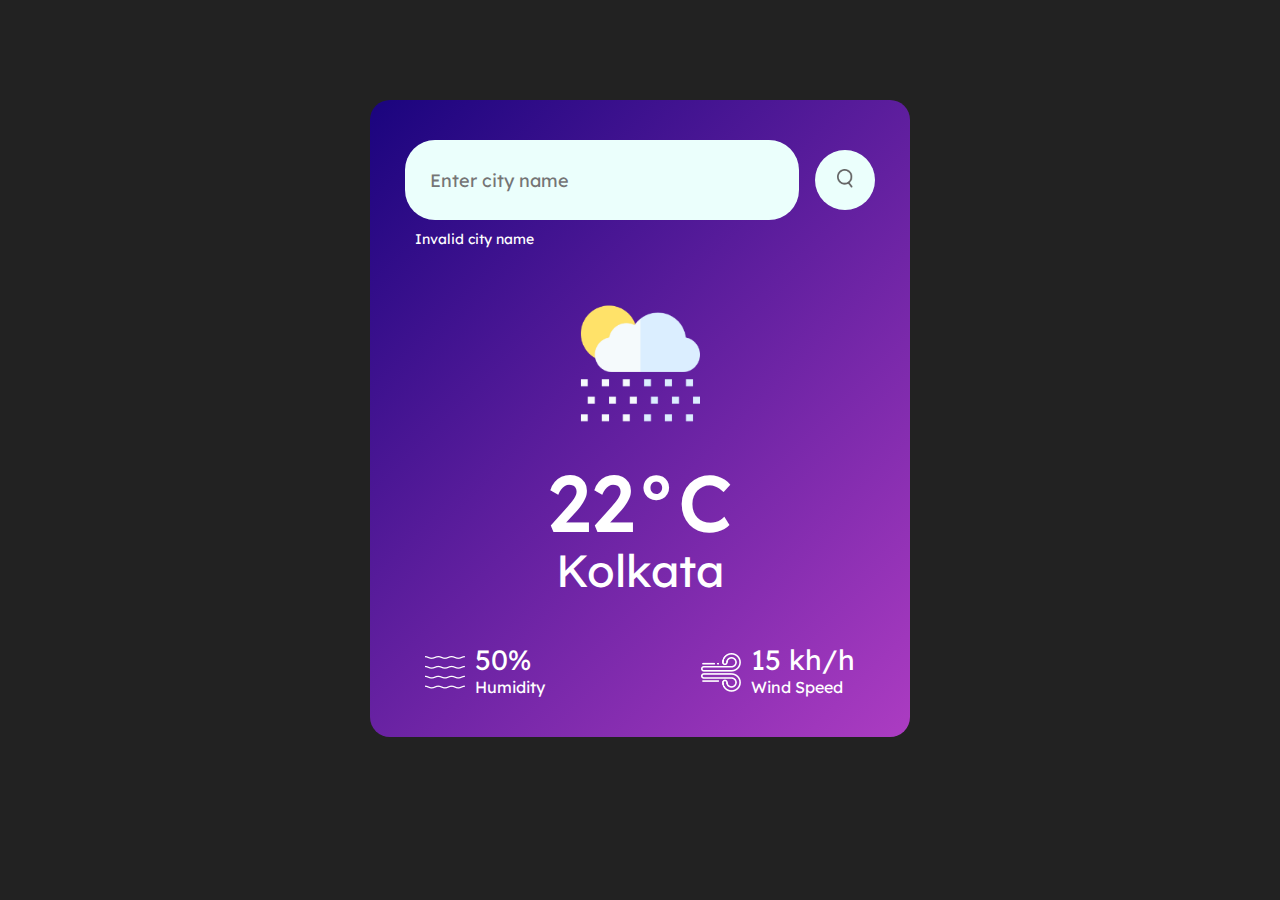
<file: Js Project/01-Weather App/index.html>
<!DOCTYPE html>
<html lang="en">
  <head>
    <meta charset="UTF-8" />
    <meta name="viewport" content="width=device-width, initial-scale=1.0" />
    <title>Weather App</title>
    <link rel="preconnect" href="https://fonts.googleapis.com" />
    <link rel="preconnect" href="https://fonts.gstatic.com" crossorigin />
    <link
      href="https://fonts.googleapis.com/css2?family=Lexend:wght@200;300;400;500;600&display=swap"
      rel="stylesheet"
    />
    <link rel="stylesheet" href="style.css" />
  </head>
  <body>
    <div class="card">
      <div class="search">
        <input type="text" placeholder="Enter city name" spellcheck="false" />
        <button><img src="images/search.png" alt="" /></button>
      </div>
      <div class="error">
        <p>Invalid city name</p>
      </div>
      <div class="weather">
        <img src="images/rain.png" class="weather-icon" />
        <h1 class="temp">22°C</h1>
        <h2 class="city">Kolkata</h2>
        <div class="details">
          <div class="col">
            <img src="images/humidity.png" />
            <div>
              <p class="humidity">50%</p>
              <p>Humidity</p>
            </div>
          </div>

          <div class="col">
            <img src="images/wind.png" />
            <div>
              <p class="wind">15 kh/h</p>
              <p>Wind Speed</p>
            </div>
          </div>
        </div>
      </div>
    </div>
    <script>
      const apiKeys="4e2edce8168426fe7ea7afb7b20cd8aa";
      const api_url="https://api.openweathermap.org/data/2.5/weather?q=Baruipur";

      const search_box=document.querySelector(".search input");
      const search_btn=document.querySelector(".search input");
      const weather_icon=document.querySelector(".search input");
      const checkweather=async()=>{
        const response= await fetch(`${api_url} ${city}&appid=${apiKeys}`);
        const data=await response.json();

        if(response.status==404){
          document.querySelector(".error").style.display="block";
        }else{
          const data=await response.json();
          document.querySelector(".city").innerHTML=data.name;
          document.querySelector(".temp").innerHTML=Math.round(data.main.temp)+"C";
          document.querySelector(".humidity").innerHTML=data.main.humidity + "%";
          document.querySelector(".wind").innerHTML=data.wind.speed + "km/h";

          if(data.weather[0].main=="Clouds"){
            weather_icon.src="images/clouds.png";
          }else if(data.weather[0].main=="Clear"){
            weather_icon.src="images/clear.png";
          }else if(data.weather[0].main=="Rain"){
            weather_icon.src="images/rain.png";
          }else if(data.weather[0].main=="Drizzle"){
            weather_icon.src="images/drizzle.png";
          }else if(data.weather[0].main=="Mist"){
            weather_icon.src="images/mist.png";
          }
          document.querySelector(".weather").style.display="block";
        }
        //console.log(data);
      };
      //checkweather();
      search_btn.addEventListener("click",()=>{
        checkweather(search_box.value);
      })
    </script>
  </body>
</html>
</file>
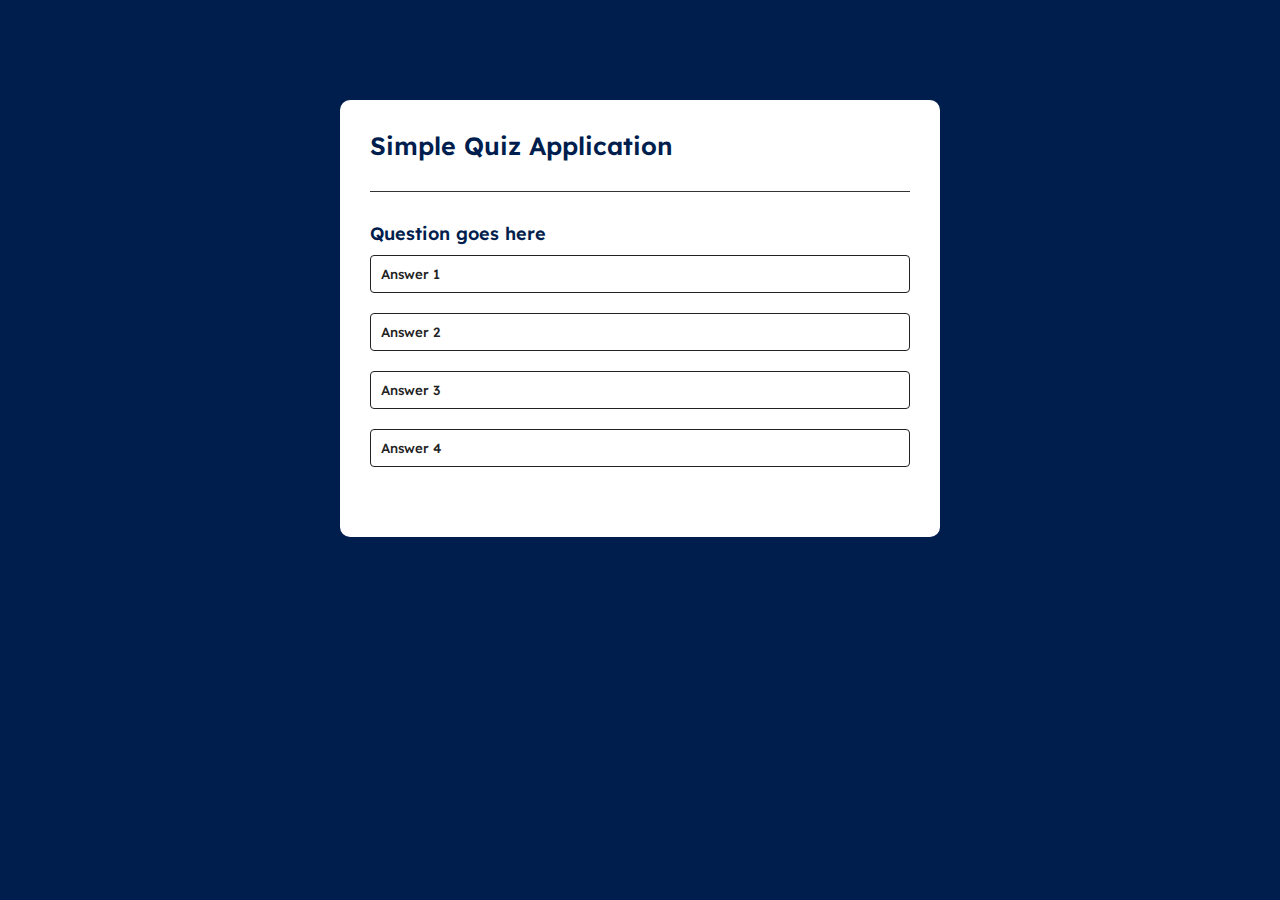
<file: Js Project/02-Quiz App/index.html>
<!DOCTYPE html>
<html lang="en">
  <head>
    <meta charset="UTF-8" />
    <meta name="viewport" content="width=device-width, initial-scale=1.0" />
    <link rel="preconnect" href="https://fonts.googleapis.com" />
    <link rel="preconnect" href="https://fonts.gstatic.com" crossorigin />
    <link
      href="https://fonts.googleapis.com/css2?family=Lexend:wght@200;300;400;500;600&display=swap"
      rel="stylesheet"
    />
    <link rel="stylesheet" href="style.css" />
    <title>Quiz App</title>
  </head>
  <body>
    <div class="app">
      <h1>Simple Quiz Application</h1>
      <div class="quiz">
        <h2 id="question">Question goes here</h2>
        <div id="answer-buttons">
          <button class="btn">Answer 1</button>
          <button class="btn">Answer 2</button>
          <button class="btn">Answer 3</button>
          <button class="btn">Answer 4</button>
        </div>
        <button id="next-btn">Next</button>
      </div>
    </div>
  </body>
</html>
</file>
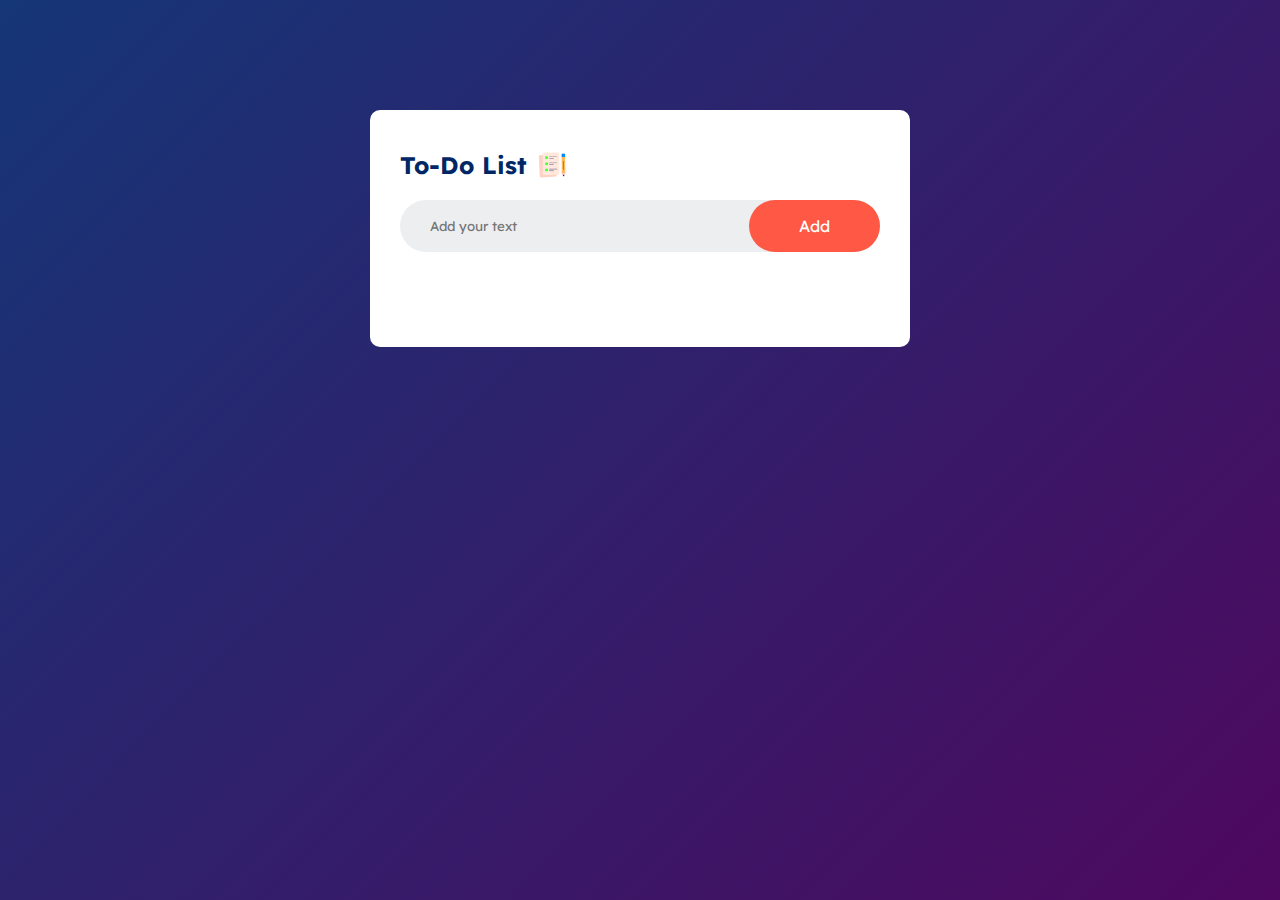
<file: Js Project/04-Todo List/index.html>
<!DOCTYPE html>
<html lang="en">
  <head>
    <meta charset="UTF-8" />
    <meta name="viewport" content="width=device-width, initial-scale=1.0" />
    <link rel="preconnect" href="https://fonts.googleapis.com" />
    <link rel="preconnect" href="https://fonts.gstatic.com" crossorigin />
    <link
      href="https://fonts.googleapis.com/css2?family=Lexend:wght@200;300;400;500;600&display=swap"
      rel="stylesheet"
    />
    <link rel="stylesheet" href="style.css" />
    <title>To-Do App</title>
  </head>
  <body>
    <div class="container">
      <div class="todo-app">
        <h2>To-Do List <img src="images/icon.png" alt="" /></h2>
        <div class="row">
          <input type="text" id="input-box" placeholder="Add your text" />
          <button onclick="addTask()">Add</button>
        </div>
        <ul id="list-container">
          <!-- <li class="checked">Task 1</li>
          <li>Task 2</li>
          <li>Task 3</li> -->
        </ul>
      </div>
    </div>
  </body>
</html>
</file>
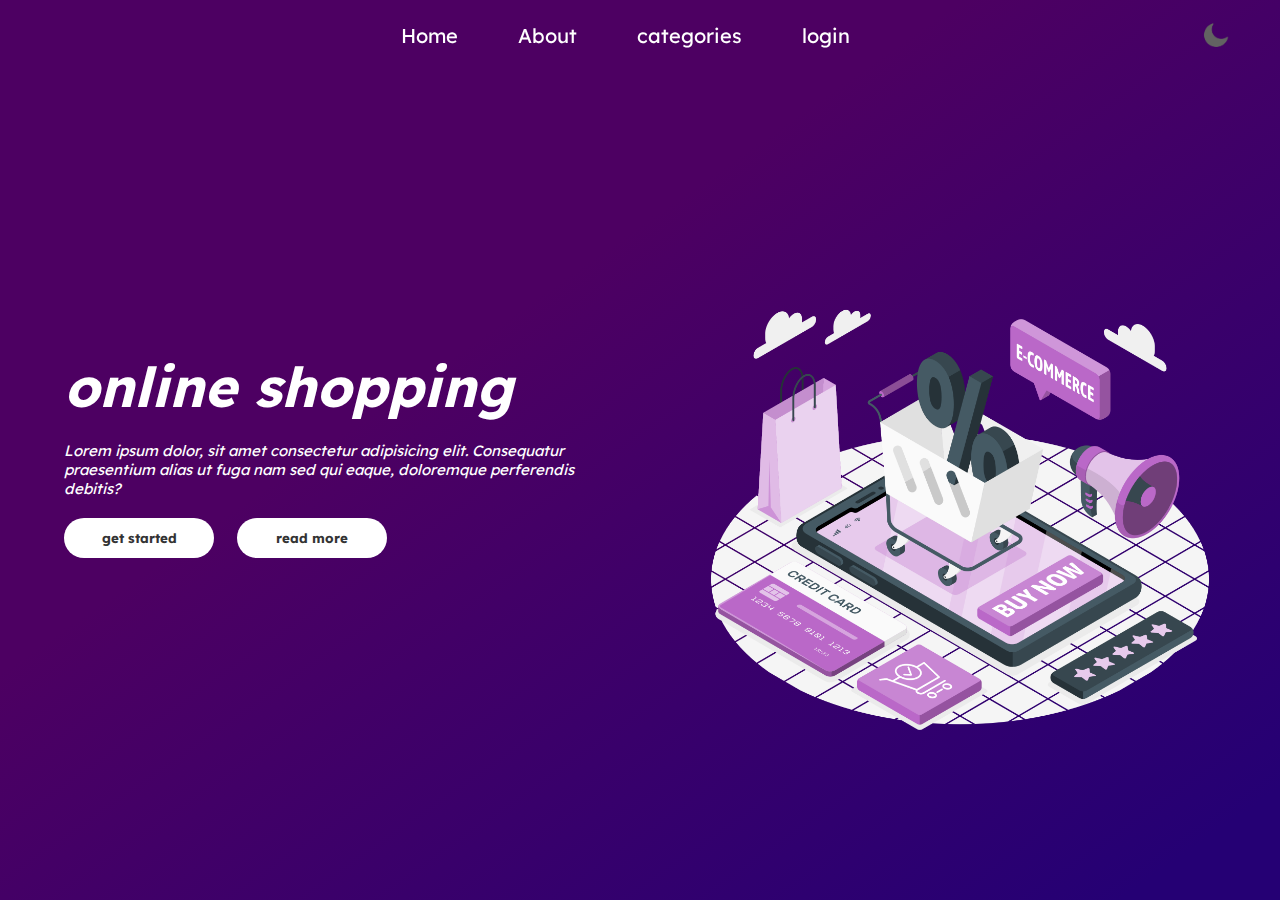
<file: Js Project/06-Dark mode website/index.html>
<!DOCTYPE html>
<html lang="en">
  <head>
    <meta charset="UTF-8" />
    <meta name="viewport" content="width=device-width, initial-scale=1.0" />
    <!-- google fonts -->
    <link rel="preconnect" href="https://fonts.googleapis.com" />
    <link rel="preconnect" href="https://fonts.gstatic.com" crossorigin />
    <link
      href="https://fonts.googleapis.com/css2?family=Lexend&family=Poppins:ital,wght@0,100;0,200;1,300&display=swap"
      rel="stylesheet"
    />
    <!-- font awesome -->
    <link
      rel="stylesheet"
      href="https://cdnjs.cloudflare.com/ajax/libs/font-awesome/5.15.2/css/all.min.css"
      integrity="sha512-HK5fgLBL+xu6dm/Ii3z4xhlSUyZgTT9tuc/hSrtw6uzJOvgRr2a9jyxxT1ely+B+xFAmJKVSTbpM/CuL7qxO8w=="
      crossorigin="anonymous"
      referrerpolicy="no-referrer"
    />

    <!-- css link -->
    <link rel="stylesheet" href="style.css" />
    <title>Landing Website</title>
  </head>
  <body>
    <!-- header section starts -->
    <header>
      <div class="fas fa-shopping-cart"></div>
      <nav>
        <ul>
          <li><a href="">Home</a></li>
          <li><a href="">About</a></li>
          <li><a href="">categories</a></li>
          <li><a href="">login</a></li>
        </ul>
      </nav>
      <img src="images/moon.png" id="icon" />
    </header>
    <!-- header section ends -->

    <!-- content section starts -->
    <div class="container">
      <div class="content">
        <h1>online shopping</h1>
        <p>
          Lorem ipsum dolor, sit amet consectetur adipisicing elit. Consequatur praesentium alias ut fuga nam sed qui
          eaque, doloremque perferendis debitis?
        </p>
        <div class="buttons">
          <a href="#"><button>get started</button></a>
          <a href="#"><button>read more</button></a>
        </div>
        <div class="icons">
          <a href="" class="fab fa-facebook-f"></a>
          <a href="" class="fab fa-twitter"></a>
          <a href="" class="fab fa-instagram"></a>
        </div>
      </div>
      <div class="image">
        <img src="images/bg2.png" alt="" />
      </div>
    </div>
    <!-- content section end -->
  </body>
</html>
</file>
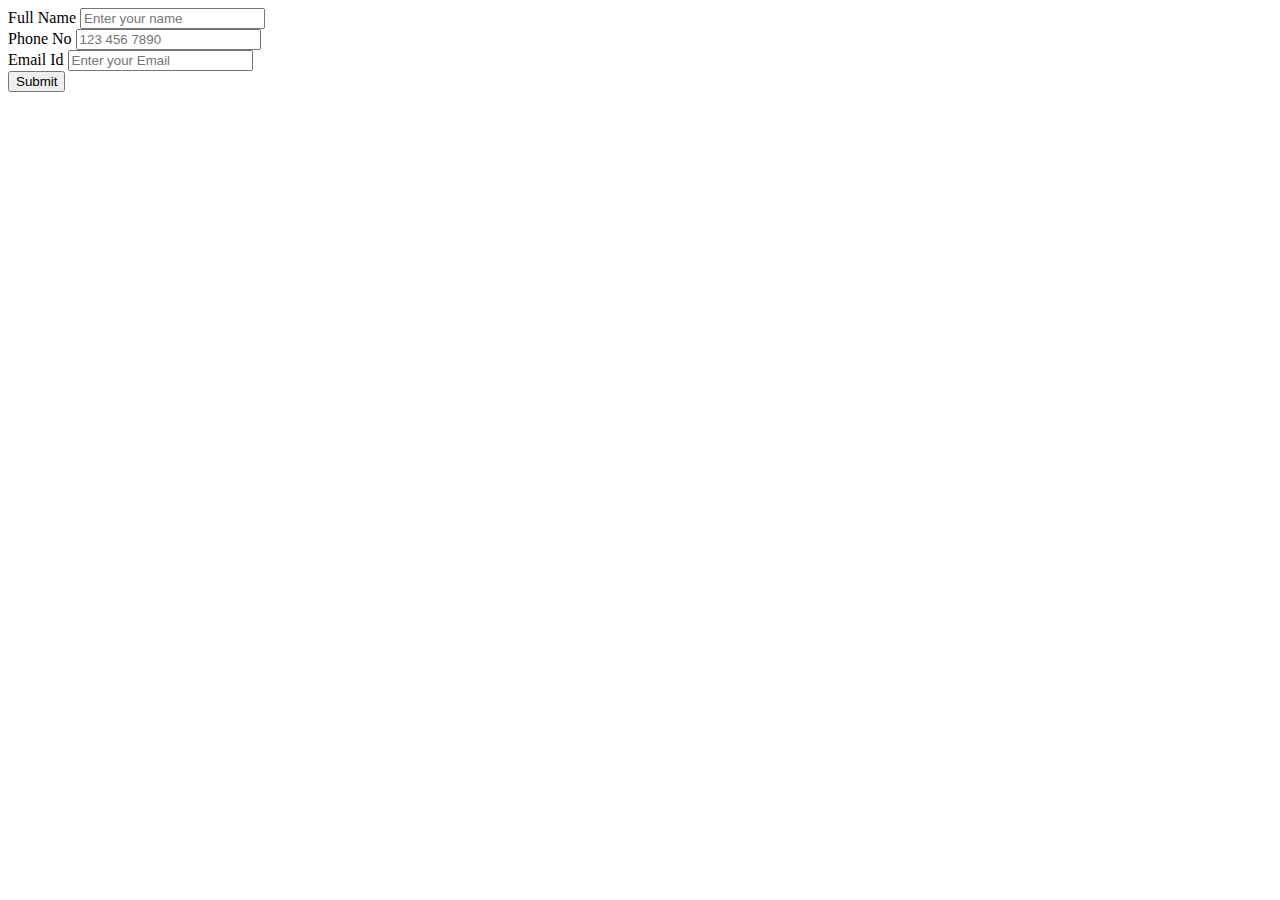
<file: Js Project/07-Form Validation/index.html>
<!DOCTYPE html>
<html lang="en">
  <head>
    <meta charset="UTF-8" />
    <meta name="viewport" content="width=device-width, initial-scale=1.0" />
    <link
      rel="stylesheet"
      href="https://cdnjs.cloudflare.com/ajax/libs/font-awesome/5.15.4/css/all.min.css"
      integrity="sha512-1ycn6IcaQQ40/MKBW2W4Rhis/DbILU74C1vSrLJxCq57o941Ym01SwNsOMqvEBFlcgUa6xLiPY/NS5R+E6ztJQ=="
      crossorigin="anonymous"
      referrerpolicy="no-referrer"
    />
    <link
      href="https://cdn.jsdelivr.net/npm/bootstrap@5.3.2/dist/css/bootstrap.min.css"
      rel="stylesheet"
      integrity="sha384-T3c6CoIi6uLrA9TneNEoa7RxnatzjcDSCmG1MXxSR1GAsXEV/Dwwykc2MPK8M2HN"
      crossorigin="anonymous"
    />
    <script
      src="https://cdn.jsdelivr.net/npm/bootstrap@5.3.2/dist/js/bootstrap.bundle.min.js"
      integrity="sha384-C6RzsynM9kWDrMNeT87bh95OGNyZPhcTNXj1NW7RuBCsyN/o0jlpcV8Qyq46cDfL"
      crossorigin="anonymous"
    ></script>
    <title>Document</title>
  </head>
  <body>
    <div class="container">
      <div class="row">
        <div class="col-8 mx-auto border border-1 mt-5 p-3">
          <form>
            <div class="mb-3">
              <label for="full_name" class="form-label">Full Name</label>
              <input
                type="text"
                class="form-control"
                placeholder="Enter your name"
                id="contact-name"
                onkeyup="validateName()"
              />
              <div id="name-error" class="form-text alert alert-danger d-none"></div>
            </div>
            <div class="mb-3">
              <label for="phone_no" class="form-label">Phone No</label>
              <input
                type="tel"
                class="form-control"
                id="contact-phone"
                onkeyup="validatePhone()"
                placeholder="123 456 7890"
              />
              <div id="phone-error" class="form-text alert alert-danger d-none"></div>
            </div>
            <div class="mb-3">
              <label for="phone_no" class="form-label">Email Id</label>
              <input
                type="email"
                class="form-control"
                id="contact-email"
                onkeyup="validateEmail()"
                placeholder="Enter your Email"
              />
              <div id="email-error" class="form-text alert alert-danger d-none"></div>
            </div>

            <button type="button" class="btn btn-primary" onclick="return validateForm()">Submit</button>
            <div id="submit-error" class="form-text alert alert-danger d-none"></div>
          </form>
        </div>
      </div>
    </div>

    <script
      src="https://cdn.jsdelivr.net/npm/@popperjs/core@2.11.8/dist/umd/popper.min.js"
      integrity="sha384-I7E8VVD/ismYTF4hNIPjVp/Zjvgyol6VFvRkX/vR+Vc4jQkC+hVqc2pM8ODewa9r"
      crossorigin="anonymous"
    ></script>
    <script
      src="https://cdn.jsdelivr.net/npm/bootstrap@5.3.2/dist/js/bootstrap.min.js"
      integrity="sha384-BBtl+eGJRgqQAUMxJ7pMwbEyER4l1g+O15P+16Ep7Q9Q+zqX6gSbd85u4mG4QzX+"
      crossorigin="anonymous"
    ></script>
  </body>
</html>
</file>
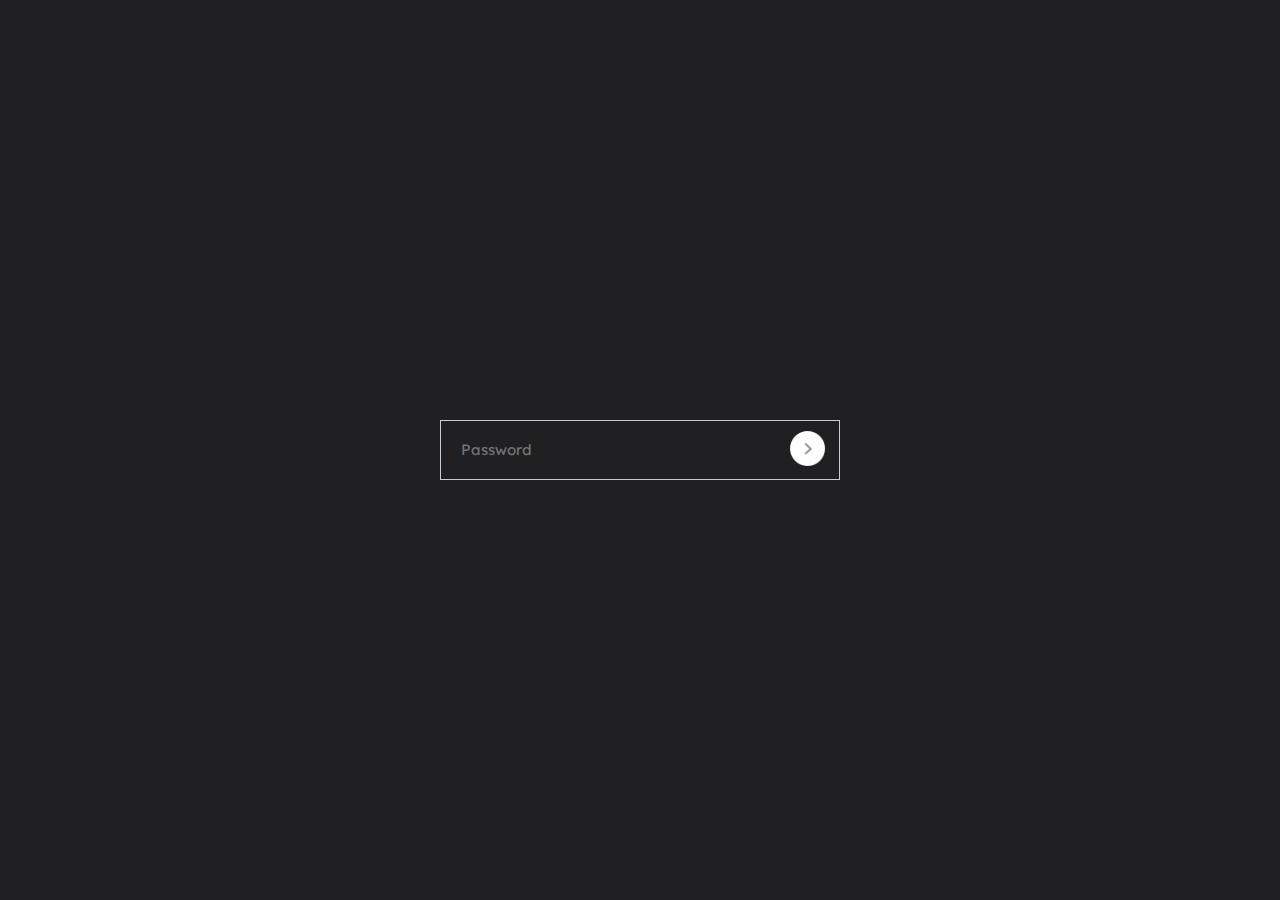
<file: Js Project/08-Password Strength/index.html>
<!DOCTYPE html>
<html lang="en">
  <head>
    <meta charset="UTF-8" />
    <meta name="viewport" content="width=device-width, initial-scale=1.0" />
    <link
      rel="stylesheet"
      href="https://cdnjs.cloudflare.com/ajax/libs/font-awesome/5.15.4/css/all.min.css"
      integrity="sha512-1ycn6IcaQQ40/MKBW2W4Rhis/DbILU74C1vSrLJxCq57o941Ym01SwNsOMqvEBFlcgUa6xLiPY/NS5R+E6ztJQ=="
      crossorigin="anonymous"
      referrerpolicy="no-referrer"
    />
    <link rel="preconnect" href="https://fonts.googleapis.com" />
    <link rel="preconnect" href="https://fonts.gstatic.com" crossorigin />
    <link
      href="https://fonts.googleapis.com/css2?family=Lexend:wght@200;300;400;500;600&display=swap"
      rel="stylesheet"
    />
    <link rel="stylesheet" href="style.css" />
    <title>Password Strength</title>
  </head>
  <body>
    <div class="container">
      <div class="input-box">
        <input type="password" id="password" placeholder="Password" />
        <button type="submit"><img src="arrow.png" /></button>
        <p id="message">Password is <span id="strength"></span></p>
      </div>
    </div>
  </body>
</html>
</file>
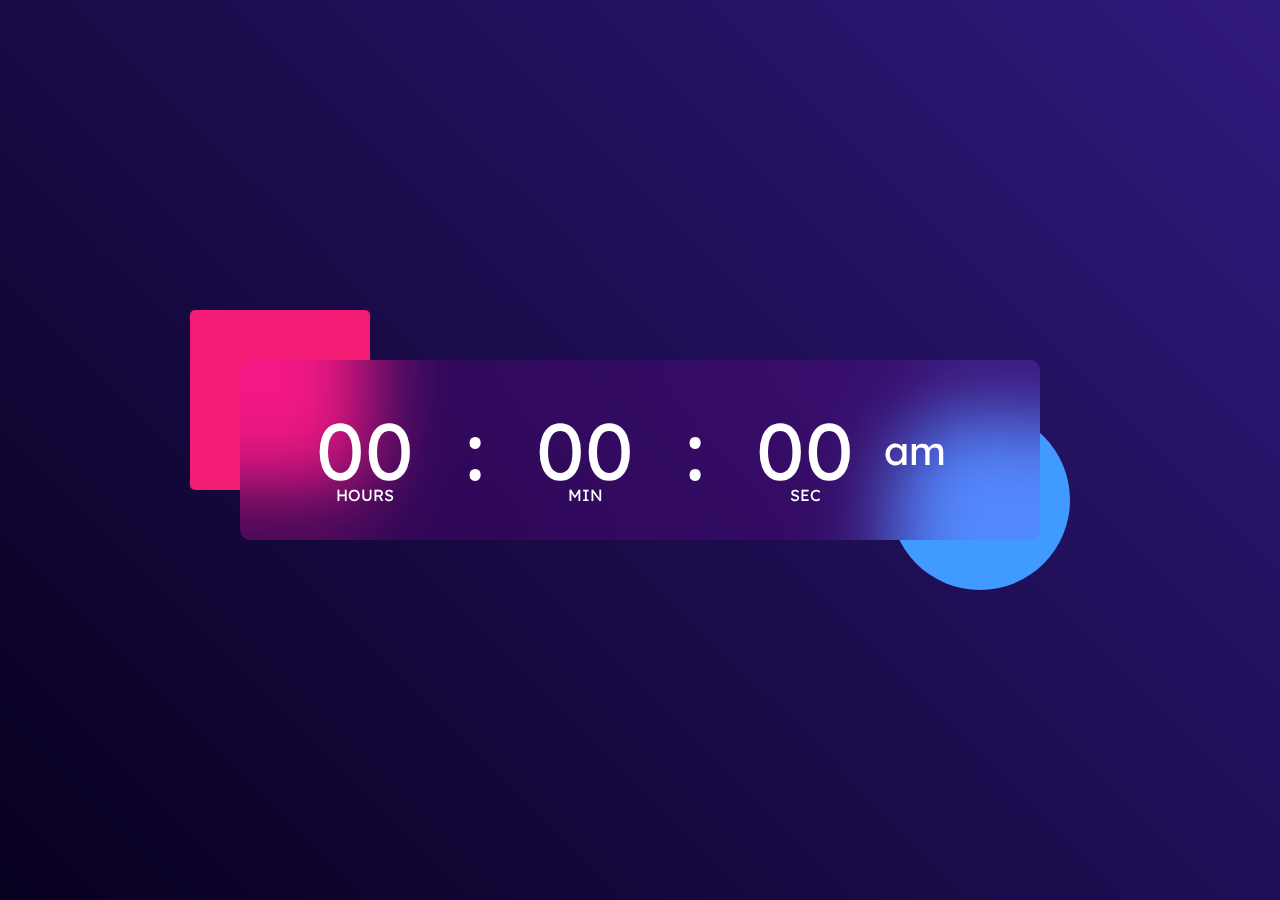
<file: Js Project/09-Digital Clock/index.html>
<!DOCTYPE html>
<html lang="en">
  <head>
    <meta charset="UTF-8" />
    <meta name="viewport" content="width=device-width, initial-scale=1.0" />
    <link rel="preconnect" href="https://fonts.googleapis.com" />
    <link rel="preconnect" href="https://fonts.gstatic.com" crossorigin />
    <link
      href="https://fonts.googleapis.com/css2?family=Lexend:wght@200;300;400;500;600&display=swap"
      rel="stylesheet"
    />
    <link rel="stylesheet" href="style.css" />
    <title>Digital Clock Using JavaScript</title>
  </head>
  <body>
    <div class="hero">
      <div class="container">
        <div class="clock">
          <span id="hrs">00</span>
          <span>:</span>
          <span id="min">00</span>
          <span>:</span>
          <span id="sec">00</span>
          <span id="ampm"> am </span>
        </div>
      </div>
    </div>
  </body>
</html>
</file>
<file: Js Project/01-Weather App/style.css>
:root {
  --my-color1: #222;
  --my-color2: #1a047e;
  --my-color3: #ac3cc2;
  --my-color4: #fff;
  --my-color5: #ebfffc;
  --my-color6: #555;
}
* {
  margin: 0;
  padding: 0;
  font-family: "Lexend", sans-serif;
}
body {
  background: var(--my-color1);
}
.card {
  width: 90%;
  max-width: 470px;
  background: linear-gradient(135deg, var(--my-color2), var(--my-color3));
  color: var(--my-color4);
  margin: 100px auto 0;
  border-radius: 20px;
  padding: 40px 35px;
  text-align: center;
}
.card .search {
  width: 100%;
  display: flex;
  align-items: center;
  justify-content: space-between;
}

.card .search input {
  border: 0;
  outline: 0;
  background: var(--my-color5);
  color: var(--my-color6);
  padding: 10px 25px;
  height: 60px;
  border-radius: 30px;
  flex: 1;
  margin-right: 16px;
  font-size: 18px;
}
.card .search button {
  border: 0;
  outline: 0;
  background: var(--my-color5);
  border-radius: 50%;
  width: 60px;
  height: 60px;
  cursor: pointer;
}
.card .search button img {
  width: 16px;
}
.weather .weather-icon {
  width: 170px;
  margin-top: 30px;
}

.weather h1 {
  font-size: 80px;
  font-weight: 500;
}
.weather h2 {
  font-size: 45px;
  font-weight: 400;
  margin-top: -10px;
}
.weather .details {
  display: flex;
  align-items: center;
  justify-content: space-between;
  padding: 0 20px;
  margin-top: 50px;
}
.weather .details .col {
  display: flex;
  align-items: center;
  text-align: left;
}

.weather .details .col img {
  width: 40px;
  margin-right: 10px;
}
.weather .details .col .humidity,
.wind {
  font-size: 28px;
  margin-top: -6px;
}
.weather {
  display: block;
}
.card .error {
  text-align: left;
  margin-left: 10px;
  font-size: 14px;
  margin-top: 10px;
  display: block;
}
</file>
<file: Js Project/02-Quiz App/style.css>
:root {
  --my-color1: #001e4d;
  --my-color2: #fff;
  --my-color3: #222;
  --my-font: "Lexend", sans-serif;
}
* {
  margin: 0;
  padding: 0;
  font-family: var(--my-font);
  box-sizing: border-box;
}
body {
  background: var(--my-color1);
}

.app {
  background: var(--my-color2);
  width: 90%;
  max-width: 600px;
  margin: 100px auto 0;
  border-radius: 10px;
  padding: 30px;
}
.app h1 {
  font-size: 25px;
  color: var(--my-color1);
  font-weight: 600;
  border-bottom: 1px solid #333;
  padding-bottom: 30px;
}
.app .quiz {
  padding: 30px 0;
}

.app .quiz h2 {
  font-size: 18px;
  color: var(--my-color1);
  font-weight: 600;
}
.app .quiz .btn {
  background: var(--my-color2);
  color: var(--my-color3);
  font-weight: 500;
  width: 100%;
  border: 1px solid #222;
  padding: 10px;
  margin: 10px 0;
  text-align: left;
  border-radius: 4px;
  cursor: pointer;
  transition: all 0.3s;
}
.app .quiz .btn:hover {
  background: var(--my-color3);
  color: var(--my-color2);
}
.app .quiz .btn:hover:not([disabled]) {
  background: var(--my-color3);
  color: var(--my-color2);
}
.app .quiz .btn:disabled {
  cursor: no-drop;
}
.app .quiz .correct {
  background-color: #9aeabc;
}
.app .quiz .incorrect {
  background-color: #ff9393;
}

#next-btn {
  background: var(--my-color1);
  color: var(--my-color2);
  font-weight: 500;
  width: 150px;
  border: 0;
  padding: 10px;
  margin: 20px auto 0;
  border-radius: 4px;
  cursor: pointer;
  display: none;
}
</file>
<file: Js Project/04-Todo List/style.css>
:root {
  --my-color1: #153677;
  --my-color2: #fff;
  --my-color3: #4e085f;
  --my-color4: #002765;
  --my-color5: #edeef0;
  --my-color6: #ff5945;
  --my-color7: #555;
  --my-font: "Lexend", sans-serif;
}
* {
  margin: 0;
  padding: 0;
  font-family: var(--my-font);
  box-sizing: border-box;
}
.container {
  width: 100%;
  min-height: 100vh;
  background: linear-gradient(135deg, var(--my-color1), var(--my-color3));
  padding: 10px;
}
.todo-app {
  width: 100%;
  max-width: 540px;
  background: var(--my-color2);
  margin: 100px auto 20px;
  padding: 40px 30px 70px;
  border-radius: 10px;
}
.todo-app h2 {
  color: var(--my-color4);
  display: flex;
  align-items: center;
  margin-bottom: 20px;
}
.todo-app h2 img {
  width: 30px;
  margin-left: 10px;
}
.row {
  display: flex;
  align-items: center;
  justify-content: space-between;
  background: var(--my-color5);
  border-radius: 30px;
  padding-left: 20px;
  margin-bottom: 25px;
}
input {
  flex: 1;
  border: none;
  outline: none;
  background: transparent;
  padding: 10px;
}
button {
  border: none;
  outline: none;
  padding: 16px 50px;
  background: var(--my-color6);
  color: var(--my-color2);
  font-size: 16px;
  cursor: pointer;
  border-radius: 40px;
}
ul li {
  list-style: none;
  font-size: 17px;
  padding: 12px 8px 12px 50px;
  user-select: none;
  cursor: pointer;
  position: relative;
}
ul li::before {
  content: "";
  position: absolute;
  height: 28px;
  width: 28px;
  border-radius: 50%;
  background-image: url(images/unchecked.png);
  background-size: cover;
  background-position: center;
  top: 12px;
  left: 8px;
}
ul li.checked {
  color: #555;
  text-decoration: line-through;
}
ul li.checked::before {
  background-image: url(images/checked.png);
}
ul li span {
  position: absolute;
  right: 0;
  top: 5px;
  width: 40px;
  height: 40px;
  font-size: 22px;
  color: var(--my-color7);
  line-height: 40px;
  text-align: center;
  border-radius: 50%;
}
ul li span:hover {
  background: var(--my-color5);
}
</file>
<file: Js Project/06-Dark mode website/style.css>
:root {
  --primary-color: #4d0062;
  --secondary-color: #250074;
}

.dark-theme {
  --primary-color: #000106;
  --secondary-color: #fff;
}
* {
  margin: 0;
  padding: 0;
  box-sizing: border-box;
  font-family: "Lexend", sans-serif;
}
html {
  font-size: 62.5%;
}
body {
  background: linear-gradient(145deg, var(--primary-color) 37.47%, var(--secondary-color) 93.82%);
  overflow: hidden;
}
#icon {
  width: 30px;
  cursor: pointer;
}
header {
  width: 100%;
  display: flex;
  align-items: center;
  justify-content: space-between;
  position: fixed;
  top: 0;
  left: 0;
  padding: 2rem 5rem;
}
.fa-shopping-cart {
  font-size: 3rem;
  color: #fff;
}
nav ul {
  list-style: none;
  display: flex;
  align-items: center;
  justify-content: space-around;
}
nav ul li {
  margin: 0 1rem;
}
nav ul li a {
  text-decoration: none;
  font-size: 2rem;
  color: #fff;
  padding: 0.5rem 2rem;
  border-radius: 5rem;
  transition: 0.2s linear;
}
nav ul li a:hover {
  background: #ffff;
  color: #333;
  letter-spacing: 0.5rem;
}
.logo {
  color: #fff;
  text-decoration: none;
}
.logo h1 {
  font-size: 3rem;
  display: inline;
}
.logo .fa-store {
  font-size: 2.5rem;
  padding-left: 0.5rem;
}
.container {
  min-height: 100vh;
  width: 100vw;
  display: flex;
  align-items: center;
  justify-content: space-around;
}
.content {
  color: #fff;
  width: 40vw;
  padding-top: 20rem;
  font-style: italic;
}
.content h1 {
  font-size: 5.5rem;
}
.content p {
  font-size: 1.5rem;
  margin: 2rem 0;
}
.buttons button {
  outline: none;
  border: none;
  background: #fff;
  transition: 0.2s linear;
  cursor: pointer;
  border-radius: 5rem;
  font-weight: bold;
  color: #333;
  height: 4rem;
  width: 15rem;
}
.buttons button:hover {
  color: #fff;
  background: none;
  border: 0.2rem solid #fff;
  letter-spacing: 0.2rem;
}
.buttons a:nth-child(2) button {
  margin-left: 2rem;
}
.icons {
  padding-top: 15rem;
}
.icons a {
  font-size: 2rem;
  height: 4rem;
  width: 4rem;
  line-height: 4rem;
  background: #fff;
  color: #333;
  border-radius: 5rem;
  text-align: center;
  margin-left: 1.5rem;
  transition: 0.2s linear;
}
.icons a:hover {
  color: #fff;
  background: none;
  border: 0.2rem solid #fff;
}
.image {
  margin-top: 13rem;
}
.image img {
  width: 40vw;
  animation: image 0.5s linear;
}
@keyframes image {
  0% {
    transform: translateY(-5rem);
    opacity: 0;
  }
}
</file>
<file: Js Project/08-Password Strength/style.css>
:root {
  --my-color1: #201f21;
  --my-color2: #ccc;
  --my-color3: #fff;
  --my-font: "Lexend", sans-serif;
}
* {
  margin: 0;
  padding: 0;
  font-family: var(--my-font);
  box-sizing: border-box;
}

.container {
  height: 100vh;
  width: 100%;
  background: var(--my-color1);
  display: flex;
  align-items: center;
  justify-content: center;
}
.input-box {
  width: 400px;
  max-width: 90%;
  position: relative;
}
.input-box input {
  width: 100%;
  height: 60px;
  padding: 0 20px;
  border: 1px solid var(--my-color2);
  outline: none;
  color: var(--my-color3);
  background: transparent;
}
button {
  background: transparent;
  border: 0;
  outline: none;
  border-radius: 50%;
  cursor: pointer;
  position: absolute;
  top: 50%;
  transform: translateY(-50%);
  right: 15px;
}
button img {
  width: 35px;
}
#message {
  position: absolute;
  bottom: -30px;
  color: var(--my-color3);
  font-size: 15px;
  display: none;
}
::placeholder {
  font-size: 15px;
}
</file>
<file: Js Project/09-Digital Clock/style.css>
:root {
  --my-color1: #08001f;
  --my-color2: #fff;
  --my-color3: #30197d;
  --my-color4: #f41b75;
  --my-color5: #419aff;
  --my-font: "Lexend", sans-serif;
}
* {
  margin: 0;
  padding: 0;
  font-family: var(--my-font);
  box-sizing: border-box;
}
.hero {
  width: 100%;
  min-height: 100vh;
  background: linear-gradient(45deg, var(--my-color1), var(--my-color3));
  color: var(--my-color2);
  position: relative;
}
.container {
  width: 800px;
  height: 180px;
  position: absolute;
  top: 50%;
  left: 50%;
  transform: translate(-50%, -50%);
}
.clock {
  width: 100%;
  height: 100%;
  background: rgba(235, 0, 255, 0.11);
  border-radius: 10px;
  display: flex;
  align-items: center;
  justify-content: center;
  backdrop-filter: blur(40px);
}
.container::before {
  content: "";
  width: 180px;
  height: 180px;
  background: var(--my-color4);
  border-radius: 5px;
  position: absolute;
  left: -50px;
  top: -50px;
  z-index: -1;
}
.container::after {
  content: "";
  width: 180px;
  height: 180px;
  background: var(--my-color5);
  border-radius: 50%;
  position: absolute;
  right: -30px;
  bottom: -50px;
  z-index: -1;
}
.clock span {
  font-size: 80px;
  width: 110px;
  display: inline-block;
  text-align: center;
  position: relative;
}
.clock span::after {
  font-size: 16px;
  position: absolute;
  bottom: -5px;
  left: 50%;
  transform: translateX(-50%);
}
#hrs::after {
  content: "HOURS";
}
#min::after {
  content: "MIN";
}
#sec::after {
  content: "SEC";
}
#ampm {
  font-size: 40px;
}
</file>
